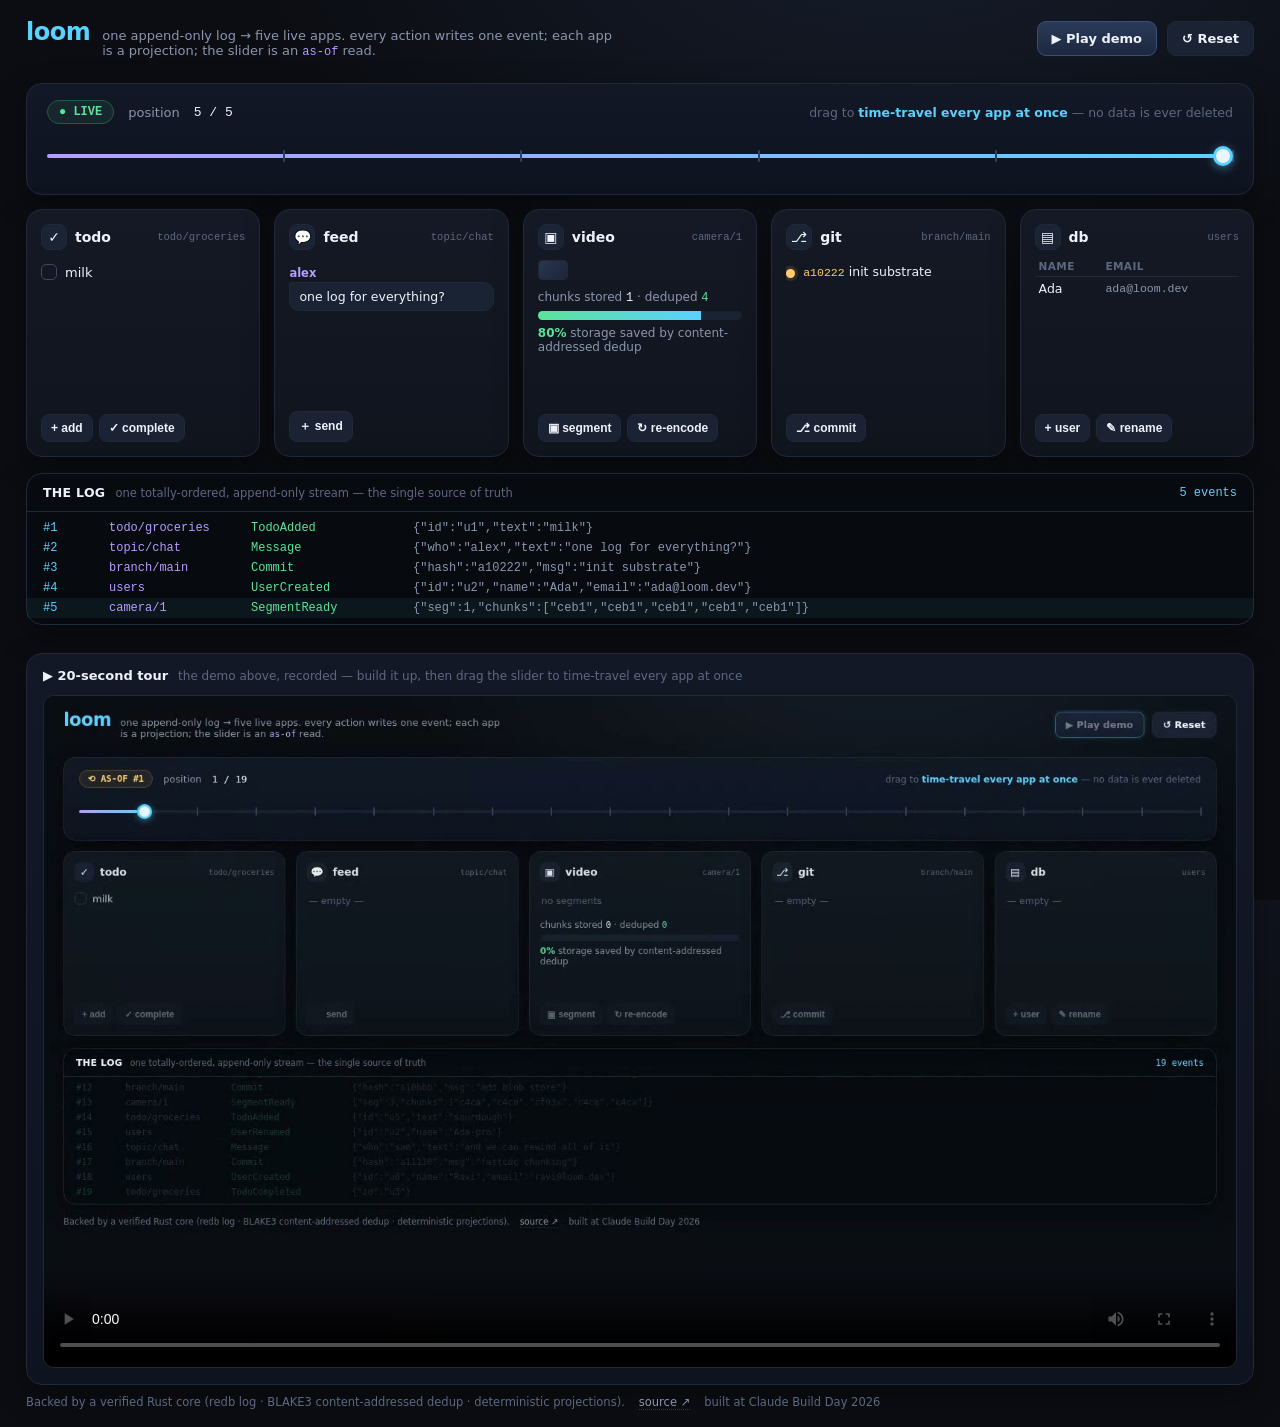
<file: loom/index.html>
<!doctype html>
<html lang="en">
<head>
<meta charset="utf-8"/>
<meta name="viewport" content="width=device-width, initial-scale=1"/>
<title>loom — one log, five apps, time-travel the whole world</title>
<style>
  :root{
    --bg:#0b0d12; --bg2:#0e1117; --card:#141925; --card2:#10141d;
    --edge:#202938; --edge2:#2b3650; --ink:#eef2fb; --mut:#8a96ad; --dim:#5d6880;
    --cy:#5ad1ff; --vi:#b69cff; --gn:#5be39a; --am:#ffcd6b; --rd:#ff8a8a;
    --shadow:0 10px 30px rgba(0,0,0,.35);
    --mono:ui-monospace,"SF Mono",SFMono-Regular,Menlo,Consolas,monospace;
    --sans:"Inter",system-ui,-apple-system,"Segoe UI",Roboto,sans-serif;
  }
  *{box-sizing:border-box}
  html,body{height:100%}
  body{margin:0;background:radial-gradient(1200px 700px at 70% -10%,#161d2c 0%,var(--bg) 55%);
       color:var(--ink);font-family:var(--sans);-webkit-font-smoothing:antialiased;
       display:flex;flex-direction:column;min-height:100vh}

  /* ---------- header ---------- */
  header{display:flex;align-items:center;gap:18px;padding:18px 26px}
  .brand{display:flex;align-items:baseline;gap:12px}
  .brand .logo{font-size:24px;font-weight:800;letter-spacing:-.5px}
  .brand .logo b{color:var(--cy)}
  .brand .tag{color:var(--mut);font-size:13px;max-width:520px}
  .brand .tag code{color:var(--vi);font-family:var(--mono);font-size:12px}
  .actions{margin-left:auto;display:flex;gap:10px}
  .btn{font-family:var(--sans);font-size:13px;font-weight:600;color:var(--ink);
       background:#1a2233;border:1px solid var(--edge);border-radius:9px;
       padding:9px 14px;cursor:pointer;transition:.15s;display:flex;align-items:center;gap:7px}
  .btn:hover{border-color:var(--cy);transform:translateY(-1px)}
  .btn.primary{background:linear-gradient(180deg,#2a3a57,#1d2840);border-color:#36507a}
  .btn.primary:hover{border-color:var(--cy);box-shadow:0 0 0 3px rgba(90,209,255,.12)}
  .btn:disabled{opacity:.45;cursor:default;transform:none;border-color:var(--edge)}

  /* ---------- timeline ---------- */
  .timeline{margin:6px 26px 14px;background:linear-gradient(180deg,#121826,#0e1320);
            border:1px solid var(--edge);border-radius:16px;padding:16px 20px 18px;box-shadow:var(--shadow)}
  .tl-top{display:flex;align-items:center;gap:14px;margin-bottom:12px}
  .pill{font-family:var(--mono);font-size:12px;font-weight:600;padding:4px 11px;border-radius:999px;border:1px solid}
  .pill.live{color:var(--gn);border-color:#235c43;background:rgba(91,227,154,.08)}
  .pill.past{color:var(--am);border-color:#5e4d22;background:rgba(255,205,107,.08)}
  .tl-top .lbl{color:var(--mut);font-size:13px}
  .tl-top .pos{font-family:var(--mono);color:var(--ink);font-size:13px}
  .tl-top .hint{margin-left:auto;color:var(--dim);font-size:12.5px}
  .tl-top .hint b{color:var(--cy);font-weight:600}
  .track{position:relative;height:40px}
  .track .rail{position:absolute;top:18px;left:0;right:0;height:4px;border-radius:3px;background:#1b2333}
  .track .fill{position:absolute;top:18px;left:0;height:4px;border-radius:3px;
               background:linear-gradient(90deg,var(--vi),var(--cy))}
  .track .ticks{position:absolute;top:14px;left:0;right:0;height:12px}
  .track .ticks i{position:absolute;width:2px;height:12px;background:#33405a;border-radius:1px;transform:translateX(-1px)}
  .track input[type=range]{position:absolute;top:0;left:0;width:100%;height:40px;margin:0;
        -webkit-appearance:none;background:transparent;cursor:grab}
  .track input[type=range]:active{cursor:grabbing}
  .track input[type=range]::-webkit-slider-thumb{-webkit-appearance:none;width:20px;height:20px;margin-top:0;
        border-radius:50%;background:#eaf6ff;border:3px solid var(--cy);
        box-shadow:0 2px 10px rgba(90,209,255,.5);cursor:grab}
  .track input[type=range]::-moz-range-thumb{width:18px;height:18px;border-radius:50%;
        background:#eaf6ff;border:3px solid var(--cy);box-shadow:0 2px 10px rgba(90,209,255,.5);cursor:grab}

  /* ---------- apps grid ---------- */
  .grid{display:grid;grid-template-columns:repeat(5,1fr);gap:14px;padding:0 26px}
  .app{background:linear-gradient(180deg,var(--card),var(--card2));border:1px solid var(--edge);
       border-radius:16px;padding:14px;min-height:248px;display:flex;flex-direction:column;
       box-shadow:var(--shadow);transition:opacity .25s}
  .app.travel{opacity:.92}
  .app .head{display:flex;align-items:center;gap:8px;margin-bottom:10px}
  .app .ic{width:26px;height:26px;border-radius:8px;display:grid;place-items:center;font-size:14px;
           background:#1b2434;border:1px solid var(--edge)}
  .app .nm{font-weight:700;font-size:14px}
  .app .st{margin-left:auto;font-family:var(--mono);font-size:10.5px;color:var(--dim)}
  .app .body{flex:1;overflow:auto;font-size:13px}
  .app .body::-webkit-scrollbar{width:6px}.app .body::-webkit-scrollbar-thumb{background:#222c3d;border-radius:3px}
  .app .foot{display:flex;gap:6px;flex-wrap:wrap;margin-top:10px}
  .mini{font-size:12px;font-weight:600;color:var(--ink);background:#1a2233;border:1px solid var(--edge);
        border-radius:8px;padding:6px 9px;cursor:pointer;transition:.13s}
  .mini:hover:not(:disabled){border-color:var(--cy)}
  .mini:disabled{opacity:.4;cursor:default}

  /* todo */
  .todo li{list-style:none;display:flex;align-items:center;gap:8px;padding:4px 0;animation:pop .25s}
  .todo .box{width:16px;height:16px;border-radius:5px;border:1.5px solid #3a475e;flex:none;display:grid;place-items:center;font-size:11px;color:#0b0d12}
  .todo .box.on{background:var(--gn);border-color:var(--gn)}
  .todo .done{color:var(--dim);text-decoration:line-through}
  /* feed */
  .feed .b{margin:6px 0;animation:pop .25s}
  .feed .who{color:var(--vi);font-weight:700;font-size:11.5px}
  .feed .tx{background:#1a2333;border:1px solid var(--edge);border-radius:10px;border-top-left-radius:3px;padding:6px 9px;margin-top:2px;font-size:12.5px}
  /* video */
  .vid .segs{display:flex;gap:4px;flex-wrap:wrap;margin-bottom:10px}
  .vid .seg{width:30px;height:20px;border-radius:4px;background:linear-gradient(135deg,#2a3650,#1c2438);border:1px solid var(--edge);animation:pop .25s}
  .vid .gauge{font-size:12px;color:var(--mut)}
  .vid .num{font-family:var(--mono);color:var(--ink)}
  .vid .meter{height:9px;border-radius:5px;background:#1a2333;overflow:hidden;margin:6px 0}
  .vid .meter>i{display:block;height:100%;background:linear-gradient(90deg,var(--gn),var(--cy));transition:width .3s}
  .vid .save{color:var(--gn);font-weight:700}
  /* git */
  .git .c{display:flex;gap:8px;align-items:flex-start;padding:4px 0;animation:pop .25s}
  .git .dot{width:9px;height:9px;border-radius:50%;background:var(--am);margin-top:5px;flex:none;box-shadow:0 0 0 3px rgba(255,205,107,.12)}
  .git .h{font-family:var(--mono);color:var(--am);font-size:11.5px}
  .git .m{font-size:12.5px}
  /* db */
  .db table{width:100%;border-collapse:collapse;font-size:12.5px}
  .db th{text-align:left;color:var(--dim);font-weight:600;font-size:10.5px;text-transform:uppercase;letter-spacing:.4px;padding:0 4px 4px}
  .db td{padding:4px;border-top:1px solid var(--edge)}
  .db tr{animation:pop .25s}
  .db .em{color:var(--mut);font-family:var(--mono);font-size:11.5px}
  .empty{color:var(--dim);font-size:12.5px;padding:8px 2px}

  /* ---------- log ledger ---------- */
  .log{margin:16px 26px 10px;background:#070a0f;border:1px solid var(--edge);border-radius:16px;
       box-shadow:var(--shadow);display:flex;flex-direction:column;max-height:210px}
  .log .lh{display:flex;align-items:center;gap:10px;padding:11px 16px;border-bottom:1px solid var(--edge)}
  .log .lh .t{font-weight:700;font-size:12.5px;letter-spacing:.3px}
  .log .lh .d{color:var(--dim);font-size:11.5px}
  .log .lh .ct{margin-left:auto;font-family:var(--mono);color:var(--cy);font-size:12px}
  .log .rows{overflow:auto;padding:6px 0}
  .log .rows::-webkit-scrollbar{width:7px}.log .rows::-webkit-scrollbar-thumb{background:#1a2230;border-radius:4px}
  .ev{display:grid;grid-template-columns:54px 130px 150px 1fr;gap:12px;padding:3px 16px;font-family:var(--mono);font-size:12px}
  .ev:hover{background:#0c1119}
  .ev.future{opacity:.2}
  .ev.head{background:rgba(90,209,255,.06)}
  .ev .p{color:var(--cy)} .ev .s{color:var(--vi)} .ev .k{color:var(--gn)} .ev .v{color:var(--mut);white-space:nowrap;overflow:hidden;text-overflow:ellipsis}

  footer{color:var(--dim);font-size:11.5px;padding:6px 26px 18px;display:flex;gap:14px;flex-wrap:wrap}
  footer a{color:var(--mut);text-decoration:none;border-bottom:1px dotted #2c3850}
  footer a:hover{color:var(--cy)}
  .replay{margin:18px 26px 4px;background:linear-gradient(180deg,#121826,#0e1320);
          border:1px solid var(--edge);border-radius:16px;padding:14px 16px 16px;box-shadow:var(--shadow)}
  .replay .rh{display:flex;align-items:center;gap:10px;margin-bottom:12px}
  .replay .rh .t{font-weight:700;font-size:13px}
  .replay .rh .d{color:var(--dim);font-size:12px}
  .replay video{width:100%;display:block;border-radius:11px;border:1px solid var(--edge);background:#000;outline:none}
  @keyframes pop{from{opacity:0;transform:translateY(3px)}to{opacity:1;transform:none}}
  @media(max-width:1100px){.grid{grid-template-columns:repeat(2,1fr)}.brand .tag{display:none}}
</style>
</head>
<body>
<header>
  <div class="brand">
    <div class="logo"><b>loom</b></div>
    <div class="tag">one append-only log → five live apps. every action writes one event; each app is a projection; the slider is an <code>as-of</code> read.</div>
  </div>
  <div class="actions">
    <button class="btn primary" id="play">▶ Play demo</button>
    <button class="btn" id="reset">↺ Reset</button>
  </div>
</header>

<section class="timeline">
  <div class="tl-top">
    <span class="pill live" id="pill">● LIVE</span>
    <span class="lbl">position</span><span class="pos" id="pos">0 / 0</span>
    <span class="hint">drag to <b>time-travel every app at once</b> — no data is ever deleted</span>
  </div>
  <div class="track">
    <div class="rail"></div><div class="fill" id="fill"></div>
    <div class="ticks" id="ticks"></div>
    <input id="slider" type="range" min="0" max="0" value="0" step="1"/>
  </div>
</section>

<div class="grid">
  <section class="app" id="c-todo">
    <div class="head"><div class="ic">✓</div><div class="nm">todo</div><div class="st">todo/groceries</div></div>
    <div class="body todo" id="v-todo"></div>
    <div class="foot"><button class="mini" data-act="todo-add">+ add</button><button class="mini" data-act="todo-done">✓ complete</button></div>
  </section>
  <section class="app" id="c-feed">
    <div class="head"><div class="ic">💬</div><div class="nm">feed</div><div class="st">topic/chat</div></div>
    <div class="body feed" id="v-feed"></div>
    <div class="foot"><button class="mini" data-act="feed-add">＋ send</button></div>
  </section>
  <section class="app" id="c-video">
    <div class="head"><div class="ic">▣</div><div class="nm">video</div><div class="st">camera/1</div></div>
    <div class="body vid" id="v-video"></div>
    <div class="foot"><button class="mini" data-act="video-add">▣ segment</button><button class="mini" data-act="video-reenc">↻ re-encode</button></div>
  </section>
  <section class="app" id="c-git">
    <div class="head"><div class="ic">⎇</div><div class="nm">git</div><div class="st">branch/main</div></div>
    <div class="body git" id="v-git"></div>
    <div class="foot"><button class="mini" data-act="git-commit">⎇ commit</button></div>
  </section>
  <section class="app" id="c-db">
    <div class="head"><div class="ic">▤</div><div class="nm">db</div><div class="st">users</div></div>
    <div class="body db" id="v-db"></div>
    <div class="foot"><button class="mini" data-act="db-add">+ user</button><button class="mini" data-act="db-rename">✎ rename</button></div>
  </section>
</div>

<section class="log">
  <div class="lh"><span class="t">THE LOG</span><span class="d">one totally-ordered, append-only stream — the single source of truth</span><span class="ct" id="logct">0 events</span></div>
  <div class="rows" id="rows"></div>
</section>

<section class="replay">
  <div class="rh"><span class="t">▶ 20-second tour</span><span class="d">the demo above, recorded — build it up, then drag the slider to time-travel every app at once</span></div>
  <video src="loom-demo.mp4" poster="loom-poster.jpg" controls playsinline preload="metadata" loop></video>
</section>

<footer>
  <span>Backed by a verified Rust core (redb log · BLAKE3 content-addressed dedup · deterministic projections).</span>
  <a href="https://github.com/leapingturtlefrog" target="_blank">source ↗</a>
  <span>built at Claude Build Day 2026</span>
</footer>

<script>
"use strict";
// ============ the one append-only log ============
let LOG = [];          // [{pos, stream, kind, data}]
let viewing = 0;       // render world as-of this position
let following = true;  // live mode tracks head
let auto = false;

const $ = s => document.querySelector(s);
const slider=$("#slider"), rows=$("#rows");

function head(){ return LOG.length; }
function append(stream,kind,data){
  LOG.push({pos:LOG.length+1, stream, kind, data});
  slider.max = LOG.length;
  if(following) viewing = LOG.length;
  draw();
}
const seen = arr => arr.filter(e=>e.pos<=viewing);

// ============ projections (pure folds of LOG[0..viewing]) ============
const P = {
  todo(){ const m=new Map();
    for(const e of seen(LOG)){ if(e.stream!=="todo/groceries")continue;
      if(e.kind==="TodoAdded") m.set(e.data.id,{text:e.data.text,done:false});
      else if(e.kind==="TodoCompleted"&&m.has(e.data.id)) m.get(e.data.id).done=true;
      else if(e.kind==="TodoRemoved") m.delete(e.data.id);
    } return [...m.values()]; },
  feed(){ return seen(LOG).filter(e=>e.stream==="topic/chat").map(e=>e.data); },
  video(){ const set=new Set(); let segs=0,stored=0,dedup=0;
    for(const e of seen(LOG)){ if(e.stream!=="camera/1")continue; segs++;
      for(const c of e.data.chunks){ if(set.has(c)) dedup++; else{set.add(c);stored++;} } }
    const total=stored+dedup; return {segs,stored,dedup,save: total?Math.round(100*dedup/total):0}; },
  git(){ return seen(LOG).filter(e=>e.stream==="branch/main").map(e=>e.data); },
  db(){ const m=new Map();
    for(const e of seen(LOG)){ if(e.stream!=="users")continue;
      if(e.kind==="UserCreated") m.set(e.data.id,{id:e.data.id,name:e.data.name,email:e.data.email});
      else if(e.kind==="UserRenamed"&&m.has(e.data.id)) m.get(e.data.id).name=e.data.name;
    } return [...m.values()]; },
};

// ============ render ============
function draw(){ renderApps(); renderLog(); renderTimeline(); }

function renderApps(){
  const t=P.todo();
  $("#v-todo").innerHTML = t.length ? "<ul style='margin:0;padding:0'>"+t.map(i=>
    `<li><span class="box ${i.done?'on':''}">${i.done?'✓':''}</span><span class="${i.done?'done':''}">${esc(i.text)}</span></li>`).join("")+"</ul>"
    : empty();

  const f=P.feed();
  $("#v-feed").innerHTML = f.length ? f.map(m=>
    `<div class="b"><div class="who">${esc(m.who)}</div><div class="tx">${esc(m.text)}</div></div>`).join("") : empty();

  const v=P.video();
  $("#v-video").innerHTML =
    `<div class="segs">${Array.from({length:v.segs},()=>`<div class="seg"></div>`).join("")||"<span class='empty'>no segments</span>"}</div>`+
    `<div class="gauge">chunks stored <span class="num">${v.stored}</span> · deduped <span class="num" style="color:var(--gn)">${v.dedup}</span></div>`+
    `<div class="meter"><i style="width:${v.save}%"></i></div>`+
    `<div class="gauge"><span class="save">${v.save}%</span> storage saved by content-addressed dedup</div>`;

  const g=P.git();
  $("#v-git").innerHTML = g.length ? [...g].reverse().map(c=>
    `<div class="c"><span class="dot"></span><div><span class="h">${esc(c.hash)}</span> <span class="m">${esc(c.msg)}</span></div></div>`).join("") : empty();

  const d=P.db();
  $("#v-db").innerHTML = d.length ? `<table><tr><th>name</th><th>email</th></tr>`+
    d.map(u=>`<tr><td>${esc(u.name)}</td><td class="em">${esc(u.email)}</td></tr>`).join("")+`</table>` : empty();

  const travel=!following;
  document.querySelectorAll(".app").forEach(a=>a.classList.toggle("travel",travel));
  document.querySelectorAll(".mini").forEach(b=>b.disabled=travel||auto);
}

function renderLog(){
  rows.innerHTML = LOG.map(e=>{
    const cls = e.pos>viewing?"future":(e.pos===viewing?"head":"");
    return `<div class="ev ${cls}"><span class="p">#${e.pos}</span><span class="s">${esc(e.stream)}</span>`+
           `<span class="k">${esc(e.kind)}</span><span class="v">${esc(JSON.stringify(e.data))}</span></div>`;
  }).join("");
  $("#logct").textContent = LOG.length+" event"+(LOG.length===1?"":"s");
  const vis = rows.querySelector(".ev.head") || rows.lastElementChild;
  if(following && rows.lastElementChild) rows.scrollTop = rows.scrollHeight;
}

function renderTimeline(){
  slider.value=viewing;
  $("#fill").style.width = (LOG.length? (viewing/LOG.length*100):0)+"%";
  $("#pos").textContent = viewing+" / "+LOG.length;
  const pill=$("#pill");
  if(following){ pill.className="pill live"; pill.textContent="● LIVE"; }
  else{ pill.className="pill past"; pill.textContent="⟲ AS-OF #"+viewing; }
  // ticks
  const tk=$("#ticks");
  if(tk.childElementCount!==LOG.length){
    tk.innerHTML = LOG.map((_,i)=>`<i style="left:${(i+1)/LOG.length*100}%"></i>`).join("");
  }
}

const esc=s=>String(s).replace(/[&<>"]/g,c=>({"&":"&amp;","<":"&lt;",">":"&gt;",'"':"&quot;"}[c]));
const empty=()=>`<div class="empty">— empty —</div>`;

// ============ time travel ============
slider.addEventListener("input",()=>{
  viewing=+slider.value; following = viewing>=LOG.length; draw();
});

// ============ content generators ============
let uid=0; const nid=()=>"u"+(++uid);
const GRO=["milk","eggs","sourdough","oat milk","coffee","bananas","olive oil","spinach"];
const CHATS=[["alex","one log for everything?"],["sam","todo, chat, video, git, a DB…"],["alex","all projections of the same log"],["sam","and we can rewind all of it"],["alex","watch the slider 👇"]];
const COMMITS=["init substrate","add blob store","fastcdc chunking","projections + pubsub","fix blob-write race"];
const USERS=[["Ada","ada@loom.dev"],["Lin","lin@loom.dev"],["Ravi","ravi@loom.dev"],["Mei","mei@loom.dev"]];
let gi=0,ci=0,mi=0,di=0, vseg=0;
const chash=()=> "c"+(((vseg*2654435761)>>>0)%9000+1000).toString(16);

const ACT={
  "todo-add":()=>append("todo/groceries","TodoAdded",{id:nid(),text:GRO[gi++%GRO.length]}),
  "todo-done":()=>{ const it=P.todo().find(x=>!x.done); if(!it)return;
    const ev=[...LOG].find(e=>e.stream==="todo/groceries"&&e.kind==="TodoAdded"&&e.data.text===it.text);
    if(ev) append("todo/groceries","TodoCompleted",{id:ev.data.id}); },
  "feed-add":()=>{ const [w,t]=CHATS[ci++%CHATS.length]; append("topic/chat","Message",{who:w,text:t}); },
  "video-add":()=>{ vseg++; append("camera/1","SegmentReady",{seg:vseg,chunks:Array.from({length:5},chash)}); },
  "video-reenc":()=>{ const last=[...LOG].reverse().find(e=>e.stream==="camera/1"); vseg++;
    const ch = last? [...last.data.chunks] : Array.from({length:5},chash);
    if(last) ch[2]=chash()+"x"; // one-byte edit → only one new chunk, rest dedup
    append("camera/1","SegmentReady",{seg:vseg,chunks:ch}); },
  "git-commit":()=>append("branch/main","Commit",{hash:(0xa10000+LOG.length*0x111).toString(16).slice(0,6),msg:COMMITS[Math.min(LOG.length, COMMITS.length-1)>=0?(mi++%COMMITS.length):0]}),
  "db-add":()=>{ const [n,e]=USERS[di++%USERS.length]; append("users","UserCreated",{id:nid(),name:n,email:e}); },
  "db-rename":()=>{ const u=P.db().find(x=>!x.name.endsWith("·pro")); if(u) append("users","UserRenamed",{id:u.id,name:u.name+"·pro"}); },
};
document.body.addEventListener("click",e=>{
  const b=e.target.closest(".mini"); if(!b||!following||auto)return; ACT[b.dataset.act]?.();
});

// ============ reset + autopilot ============
function reset(){ LOG=[]; viewing=0; following=true; uid=gi=ci=mi=di=vseg=0; slider.max=0; draw(); }
$("#reset").onclick=()=>{ if(!auto) reset(); };

const sleep=ms=>new Promise(r=>setTimeout(r,ms));
async function play(){
  if(auto)return; auto=true; reset(); $("#play").disabled=true; renderApps();
  const seq=[ // a lively build-up across all five apps
    "todo-add","feed-add","db-add","git-commit","video-add","todo-add",
    "feed-add","todo-done","db-add","video-add","feed-add","git-commit",
    "video-reenc","todo-add","db-rename","feed-add","git-commit","db-add","todo-done"
  ];
  for(const a of seq){ ACT[a](); await sleep(440); }
  await sleep(700);
  // ---- the moment: rewind the whole world ----
  following=false;
  for(let p=LOG.length; p>=1; p--){ viewing=p; draw(); await sleep(95); }
  await sleep(900);
  for(let p=1; p<=LOG.length; p++){ viewing=p; draw(); await sleep(70); } // fast-forward back
  following=true; viewing=LOG.length; draw();
  auto=false; $("#play").disabled=false; renderApps();
}
$("#play").onclick=play;

// ============ seed so the first paint isn't empty ============
ACT["todo-add"](); ACT["feed-add"](); ACT["git-commit"](); ACT["db-add"](); ACT["video-add"]();
draw();
</script>
</body>
</html>
</file>
